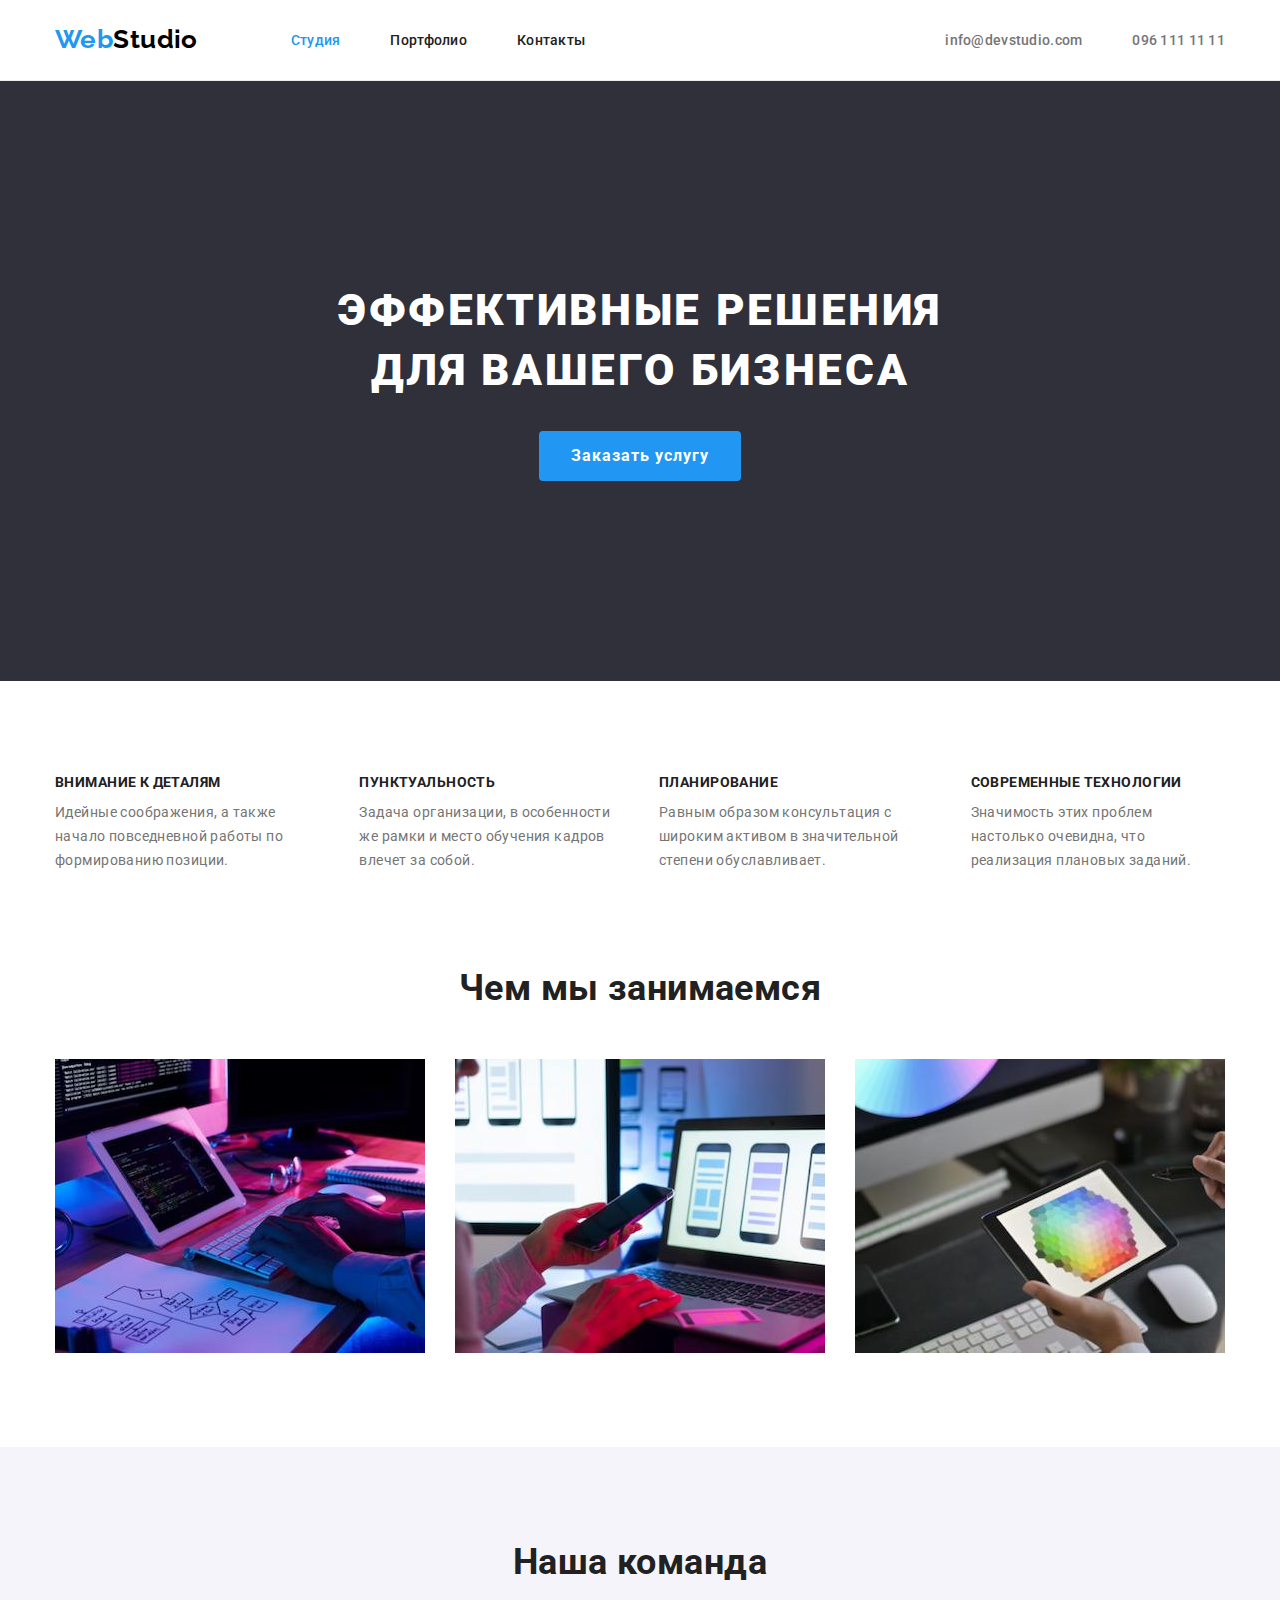
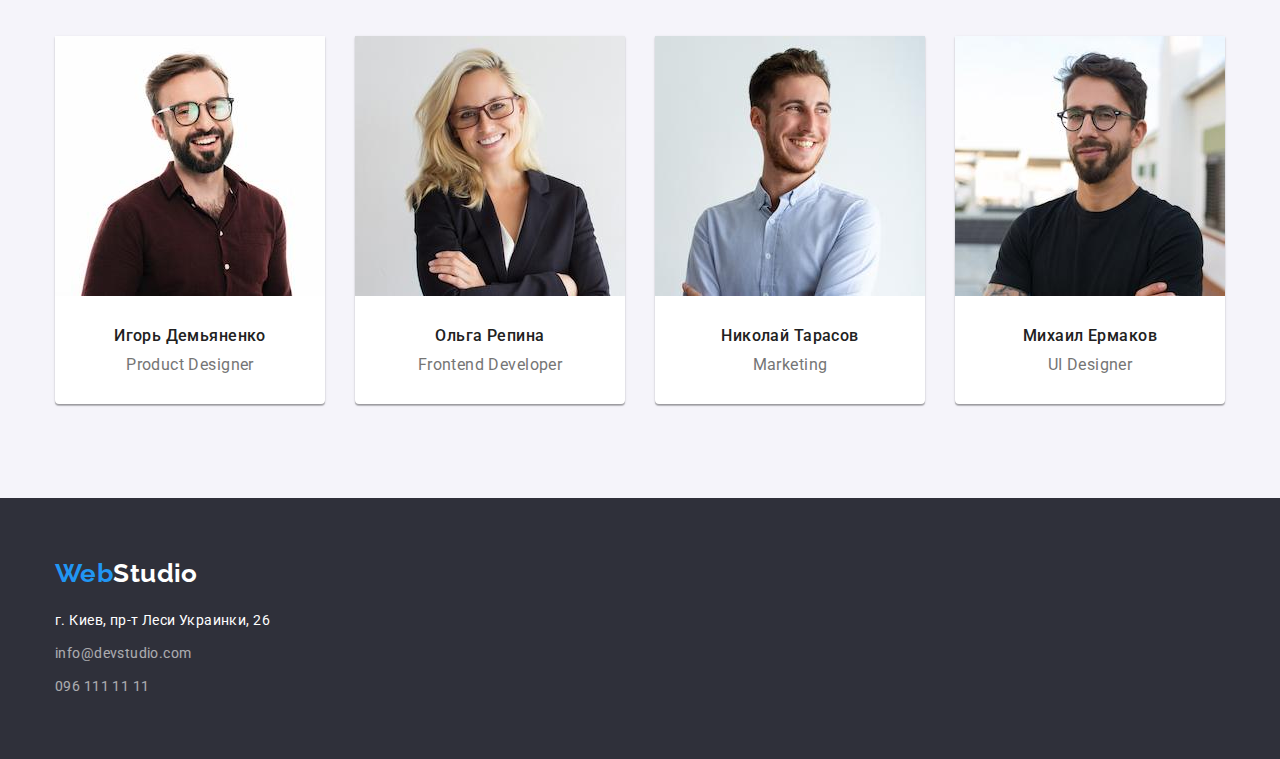
<file: index.html>
<!DOCTYPE html>
<html lang="ru">
<head>
    <meta charset="UTF-8">
    <meta http-equiv="X-UA-Compatible" content="IE=edge">
    <meta name="viewport" content="width=device-width, initial-scale=1.0">
    <link rel="preconnect" href="https://fonts.googleapis.com">
    <link rel="preconnect" href="https://fonts.gstatic.com" crossorigin>
    <link href="https://fonts.googleapis.com/css2?family=Raleway:wght@700&family=Roboto:wght@400;500;700;900&display=swap"
        rel="stylesheet">
        <link rel="stylesheet" href="css/modern-normalize.css">
    <link rel="stylesheet" href="css/style.css">
    <title>Studio</title>
</head>
<body>
    <header class="header">
        <div class="header-content container list">
        <a class="logo" href="WebStudio"> Web<span class="logotwo">Studio</span> </a>
        <nav class="headernav">
            <ul class="list">
                <li class="headernavitem"><a href="index.html" class="activepage">Студия</a></li>
                <li class="headernavitem"><a href="portfolio.html" class="passivepage">Портфолио</a></li>
                <li><a href="" class="passivepage">Контакты</a></li>
        </ul>
    </nav>
        <ul class="list headercontactlist">
            <li><a href="mailto:info@devstudio.com" class="headermail">info@devstudio.com</a></li>
            <li><a href="tel:0961111111" class="headerphone">096 111 11 11</a></li>
        </ul>
        </div>
    </header>
    <main>
        
        <section class="mainsection">
            <div class="container">
                <h1 class="head">
                    Эффективные решения <br> для вашего бизнеса
                </h1>
                <button class="buttonone" type="button">
                    Заказать услугу
                </button>
            </div>
        </section>
        <section class="details section">
            <div class="container">
                <h2 hidden>детали работы</h2>
                <ul class="detailslist list">
                    <li class="detailsitem">
                        <h3 class="detailshead">Внимание к деталям</h3>
                        <p class="detailstext">Идейные соображения, а также начало повседневной работы по формированию позиции.</p>
                    </li>
                    <li class="detailsitem">
                        <h3 class="detailshead">Пунктуальность</h3>
                        <p class="detailstext">Задача организации, в особенности же рамки и место обучения кадров влечет за собой.</p>
                    </li>
                    <li class="detailsitem">
                        <h3 class="detailshead">Планирование</h3>
                        <p class="detailstext">Равным образом консультация с широким активом в значительной степени обуславливает.</p>
                    </li>
                    <li class="detailsitem detailsitemlast">
                        <h3 class="detailshead">Современные технологии</h3>
                        <p class="detailstext">Значимость этих проблем настолько очевидна, что реализация плановых заданий.</p>
                    </li>
                </ul>
            </div>            
        </section>
        <section class="ourwork section">
            <div class="container">
                <h2 class="workhead">
                    Чем мы занимаемся
                </h2>
                <ul class="ourworklist list">
                    <li class="ourwokkitem"><img src="images/1.jpg" alt="notebook" width="370"></li>
                    <li class="ourwokkitem"><img src="images/2.jpg" alt="phone" width="370"></li>
                    <li class="ourwokkitem ourwokkitemlast"><img src="images/3.jpg" alt="tablet" width="370"></li>
                </ul>
            </div>            
        </section>
        <section class="team section">
            <div class="container">
                <h2 class="teamhead">
                    Наша команда
                </h2>
                <ul class="teamlist list">
                    <li class="teamitem">
                        <img src="images/id.jpg" alt="igor" width="270">
                        <h3 class="name">Игорь Демьяненко</h3>
                        <p lang="en" class="profession">Product Designer</p>
                    </li>
                    <li class="teamitem">
                        <img src="images/or.jpg" alt="olga" width="270">
                        <h3 class="name">Ольга Репина</h3>
                        <p lang="en" class="profession">Frontend Developer</p>
                    </li>
                    <li class="teamitem">
                        <img src="images/nt.jpg" alt="nikolai" width="270">
                        <h3 class="name">Николай Тарасов</h3>
                        <p lang="en" class="profession">Marketing</p>
                    </li>
                    <li class="teamitem teamitemlast">
                        <img src="images/me.jpg" alt="mihail" width="270">
                        <h3 class="name">Михаил Ермаков</h3>
                        <p lang="en" class="profession">UI Designer</p>
                    </li>
                </ul>
            </div>            
        </section>          
    </main>
    <footer class="footer">
        <div class="container">
        <a class="logo footerlogo" href="WebStudio"> Web<span class="logothree">Studio</span></a>
        <address>
            <ul>
                <li>
                    <p class="address">г. Киев, пр-т Леси Украинки, 26</p>
                </li>
                <li class="footermailitem"><a class="footermail" href="mailto:info@devstudio.com">info@devstudio.com</a></li>
                <li><a class="footerphone" href="tel:0961111111">096 111 11 11</a></li>
            </ul>
        </address>
        </div>
    </footer> 
</body>
</html>
</file>
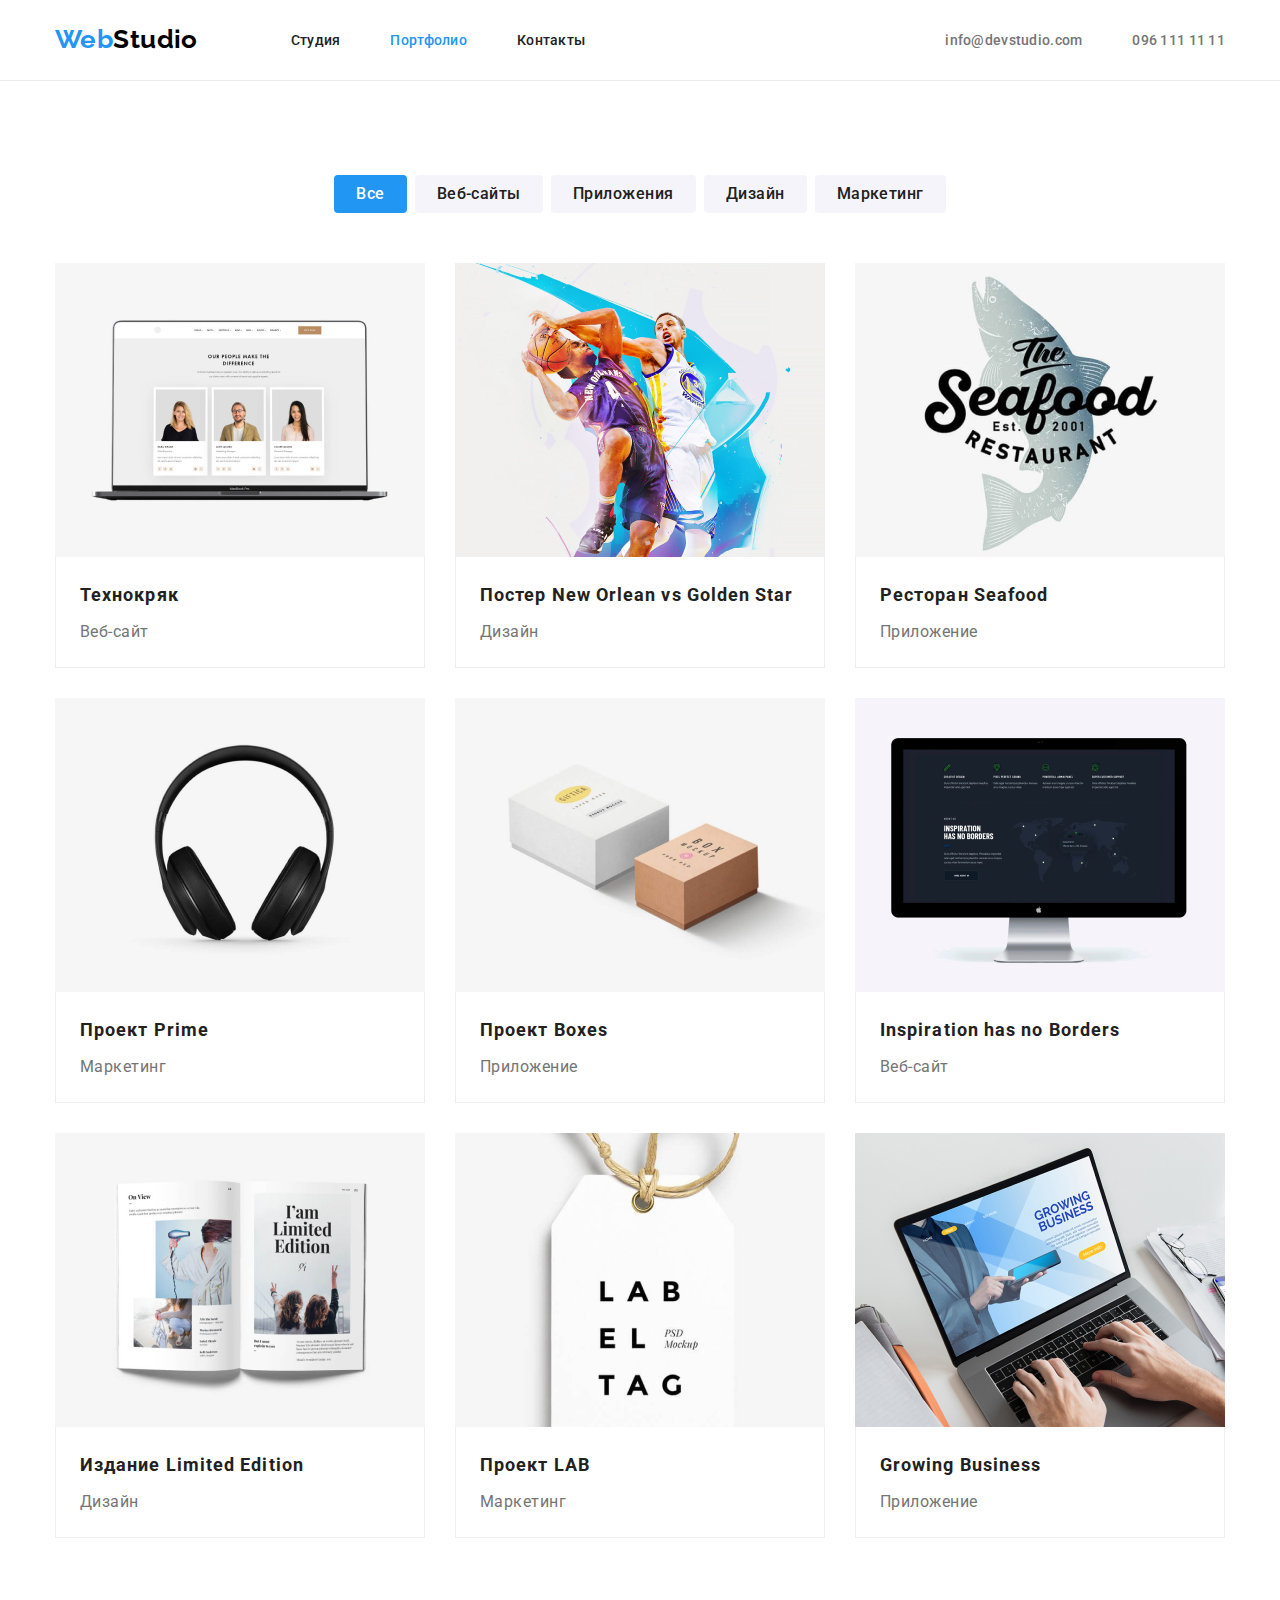
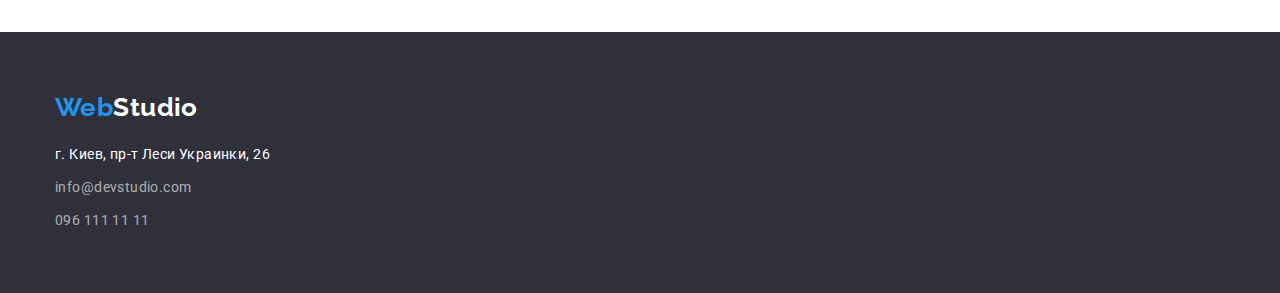
<file: portfolio.html>
<!DOCTYPE html>
<html lang="ru">
<head>
    <meta charset="UTF-8">
    <meta http-equiv="X-UA-Compatible" content="IE=edge">
    <meta name="viewport" content="width=device-width, initial-scale=1.0">
    <link rel="preconnect" href="https://fonts.googleapis.com">
    <link rel="preconnect" href="https://fonts.gstatic.com" crossorigin>
    <link href="https://fonts.googleapis.com/css2?family=Raleway:wght@700&family=Roboto:wght@400;500;700;900&display=swap"
        rel="stylesheet">
    <link rel="stylesheet" href="css/modern-normalize.css">
    <link rel="stylesheet" href="css/style.css">
    <title>portfolio</title>
</head>
<body>
    <header class="header">
        <div class="header-content container list">
            <a class="logo" href="WebStudio"> Web<span class="logotwo">Studio</span> </a>
            <nav class="headernav">
                <ul class="list">
                    <li class="headernavitem"><a href="index.html" class="passivepage">Студия</a></li>
                    <li class="headernavitem"><a href="portfolio.html" class="activepage">Портфолио</a></li>
                    <li><a href="" class="passivepage">Контакты</a></li>
                </ul>
            </nav>
            <ul class="list headercontactlist">
                <li><a href="mailto:info@devstudio.com" class="headermail">info@devstudio.com</a></li>
                <li><a href="tel:0961111111" class="headerphone">096 111 11 11</a></li>
            </ul>
        </div>
    </header>
    <main>
        <section class="section">
        <div class="container">
        <h1 class="visually-hidden">portfolio</h1>
        <ul class="portoliobtn list">
            <li class="portfoliobtnitem"><button type="button" class="activepbtn">Все</button></li>
            <li class="portfoliobtnitem"><button type="button" class="passivepbtn">Веб-сайты</button></li>
            <li class="portfoliobtnitem"><button type="button" class="passivepbtn">Приложения</button></li>
            <li class="portfoliobtnitem"><button type="button" class="passivepbtn">Дизайн</button></li>
            <li class="portfoliobtnitem portfoliobtnitemlast"><button type="button" class="passivepbtn">Маркетинг</button></li>
        </ul>
        <ul class="portfolioall">
            <li class="portfolioallitem">
                <a href=""  class="allitemmenu">
                    <img src="images2/1.jpg" alt="" width="370">
                    <div class="alltextsection"><h2 class="allhead">Технокряк</h2>
                    <p class="alltext">Веб-сайт</p>
                </div>                    
                </a>
            </li>
            <li class="portfolioallitem">
                <a href="" class="allitemmenu">
                    <img src="images2/2.jpg" alt="" width="370">
                    <div class="alltextsection">
                        <h2 class="allhead">Постер New Orlean vs Golden Star</h2>
                        <p class="alltext">Дизайн</p>
                    </div>                    
                </a>
            </li>
            <li class="portfolioallitem">
                <a href="" class="allitemmenu">
                    <img src="images2/3.jpg" alt="" width="370">
                    <div class="alltextsection">
                        <h2 class="allhead">Ресторан Seafood</h2>
                        <p class="alltext">Приложение</p>
                    </div>                    
                </a>
            </li>
            <li class="portfolioallitem">
                <a href="" class="allitemmenu">
                    <img src="images2/4.jpg" alt="" width="370">
                    <div class="alltextsection">
                        <h2 class="allhead">Проект Prime</h2>
                        <p class="alltext" >Маркетинг</p>
                    </div>                    
                </a>
            </li>
            <li class="portfolioallitem">
                <a href="" class="allitemmenu">
                    <img src="images2/5.jpg" alt="" width="370">
                    <div class="alltextsection">
                        <h2 class="allhead">Проект Boxes</h2>
                        <p class="alltext">Приложение</p>
                    </div>                    
                </a>
            </li>
            <li class="portfolioallitem">
                <a href="" class="allitemmenu">
                    <img src="images2/6.jpg" alt="" width="370">
                    <div class="alltextsection">
                        <h2 class="allhead">Inspiration has no Borders</h2>
                        <p class="alltext">Веб-сайт</p>
                    </div>                    
                </a>
            </li>
            <li class="portfolioallitem">
                <a href="" class="allitemmenu">
                    <img src="images2/7.jpg" alt="" width="370">
                    <div class="alltextsection">
                        <h2 class="allhead">Издание Limited Edition</h2>
                        <p class="alltext">Дизайн</p>
                    </div>                    
                </a>
            </li>
            <li class="portfolioallitem">
                <a href="" class="allitemmenu">
                    <img src="images2/8.jpg" alt="" width="370">
                    <div class="alltextsection">
                        <h2 class="allhead">Проект LAB</h2>
                        <p class="alltext">Маркетинг</p>
                </div>                    
                </a>
            </li>
            <li class="portfolioallitem">
                <a href="" class="allitemmenu">
                    <img src="images2/9.jpg" alt="" width="370">
                    <div class="alltextsection">
                        <h2 class="allhead">Growing Business</h2>
                        <p class="alltext">Приложение</p>
                    </div>                    
                </a>
            </li>
        </ul>
        </div>
        </section>
    </main>
    <footer class="footer">
        <div class="container">
            <a class="logo footerlogo" href="WebStudio"> Web<span class="logothree">Studio</span></a>
            <address>
                <ul>
                    <li>
                        <p class="address">г. Киев, пр-т Леси Украинки, 26</p>
                    </li>
                    <li class="footermailitem"><a class="footermail" href="mailto:info@devstudio.com">info@devstudio.com</a>
                    </li>
                    <li><a class="footerphone" href="tel:0961111111">096 111 11 11</a></li>
                </ul>
            </address>
        </div>
    </footer>
    
</body>
</html>
</file>
<file: css/style.css>
:root {
    --maincolor: #fff;
    --headcolor: #212121;
    --logocolor: #000;
    --textcolorone: #757575;
    --activecolor: #2196F3;
    --activebtn:#188CE8;
    --bgcolorone: #2F303A;
    --bgcolortwo: #F5F4FA;
    --border-color:#ECECEC;
    --border-color-two: #EEEEEE;
}
body {
    font-family: 'Roboto', sans-serif;
    color: var(--maincolor);
    font-size: 14px;
    letter-spacing: 0.03em;
    background-color: var(--maincolor);
}
ul{
    list-style: none;
}
a{
    text-decoration: none;
    font-style: normal;
}
h1, h2, h3, h4, h5, h6, ul, p{
    padding: 0;
    margin: 0;

}
button{
    cursor: pointer;
}
img{
    width: 100%;
    height: auto;
    display: block;
}
.container{
    width: 1200px;
    margin-left: auto;
    margin-right: auto;
    padding-left: 15px;
    padding-right: 15px;
}
.section{
    padding-top: 94px;
    padding-bottom: 94px;
}
.list{
    display: flex;
}
.visually-hidden {
    position: absolute;
    width: 1px;
    height: 1px;
    margin: -1px;
    border: 0;
    padding: 0;

    white-space: nowrap;
    clip-path: inset(100%);
    clip: rect(0 0 0 0);
    overflow: hidden;
}

/*------------------------HEADER-----------*/

.header {
    align-items: center;
    justify-content: space-between;
    border-bottom: 1px solid var(--border-color);
}
.header-content {
    align-items: center;
    height: 80px;
}
.logo {
    font-family: 'Raleway';
font-weight: 700;
font-size: 26px;
line-height: 1.19;
color: var(--activecolor);
text-decoration: none;
margin-right: 93px;
padding-top: 24px;
padding-bottom: 25px;
}
.headernav {
    align-items: center;
}
.headernavitem{
    margin-right: 50px;
}
.logotwo {
    color: var(--logocolor);
}
.activepage {
    font-weight: 500;
    line-height: 1.14;
    letter-spacing: 0.02em;
    color: var(--activecolor);
    text-decoration: none;
    padding-top: 32px;
    padding-bottom: 32px;
}
.passivepage {
        font-weight: 500;
        line-height: 1.14;
        letter-spacing: 0.02em;
        color: var(--headcolor);
        text-decoration: none;
        padding-top: 32px;
        padding-bottom: 32px;
}
.headercontactlist{
    margin-left: auto;
}
.headermail,
.headerphone {
    font-weight: 500;
    line-height: 1.14;
    letter-spacing: 0.02em;
    color: var(--textcolorone);
    padding-top: 32px;
    padding-bottom: 32px;

}
.headermail{
    margin-right: 50px;
}
.headermail:hover,
.headerphone:hover, .headermail:focus,
.headerphone:focus {
    color: var(--activecolor);
}

/*-----------------------FOOTER----------------------*/

.footer {
    background-color: var(--bgcolorone);
    padding-top: 60px;
    padding-bottom: 60px;
}
.logothree {
    color: var(--maincolor);

}
.footerlogo{
    padding: 0;
}
.address {
    line-height: 1.71;
    color: var(--maincolor);
    font-style: normal;
    margin-top: 20px;
    margin-bottom: 9px;
}
.footermailitem{
    margin-bottom: 9px;
}
.footermail, 
.footerphone {
    font-weight: 400;
    line-height: 1.71;
    color: var(--maincolor);
    opacity: 0.6;
}
.footermail:hover,
.footerphone:hover, 
.footermail:focus,
.footerphone:focus {
    color: var(--activecolor);
}

/*-----------------------------MAIN SEECTION---------------*/

.mainsection {
    background-color: var(--bgcolorone);
    padding-top: 200px;
    padding-bottom: 200px;
    text-align: center;
}
.head {
    font-weight: 900;
    font-size: 44px;
    line-height: 1.36;
    text-align: center;
    letter-spacing: 0.06em;
    text-transform: uppercase;
    color: var(--maincolor);
    margin-bottom: 30px;
}
.buttonone {
    font-family: 'Roboto';
    font-weight: 700;
    font-size: 16px;
    line-height: 1.88;    
    display: flex;
    align-items: center;
    text-align: center;
    letter-spacing: 0.06em;
    background-color: var(--activecolor);
    color: var(--maincolor);
    padding: 10px 32px;
    border-radius: 4px;
    margin-left: auto;
    margin-right: auto;
    border: none;
}
.buttonone:hover,
.buttonone:focus{
background-color: var(--activebtn);
}

/*-----------------------DETAILS-------------------------*/

.details {


}
.detailslist {

}
.detailsitem {
    margin-right: 30px;

}
.detailsitemlast{
    margin-right: 0px;
}
.detailshead {
    font-weight: 700;
    line-height: 1.14;
    text-transform: uppercase;
    color: var(--headcolor);
    font-size: 14px;
    margin-bottom: 10px;
}
.detailstext {
    line-height: 1.71;
    color: var(--textcolorone);
}

/*-------------------------OUR WORK-----------------*/

.ourwork {
    padding-top: 0;
}
.workhead {
font-weight: 700;
font-size: 36px;
line-height: 1.17;
text-align: center;
color: var(--headcolor);
margin-bottom: 50px;
}
.ourworklist {
    text-align: center;
}
.ourwokkitem {
    margin-right: 30px;
}
.ourwokkitemlast {
    margin-right: 0;
}

/*----------------------------TEAM------------------*/

.team {
    background-color: var(--bgcolortwo);

}
.teamhead{
    font-weight: 700;
    font-size: 36px;
    line-height: 1.17;
    text-align: center;
    color: var(--headcolor);
    margin-bottom: 53px;
}
.teamlist{
    text-align: center;
}
.teamitem{
    background-color: var(--maincolor);
    box-shadow: 0px 1px 3px rgba(0, 0, 0, 0.12),
    0px 1px 1px rgba(0, 0, 0, 0.14),
    0px 2px 1px rgba(0, 0, 0, 0.2);
    border-radius: 0px 0px 4px 4px;
    margin-right: 30px;

}
.teamitemlast {
    margin-right: 0;
}
.name{
    font-family: 'Roboto';
    font-weight: 500;
    font-size: 16px;
    line-height: 1.19;
    text-align: center;
    color: var(--headcolor);
    margin-top: 30px;
    margin-bottom: 10px;
}
.profession{
    font-family: 'Roboto';
    font-weight: 400;
    font-size: 16px;
    line-height: 1.19;
    text-align: center;
    color: var(--textcolorone);
    margin-bottom: 30px;
}

/*------------------------PORTFOLIO---------------------------*/

.portoliobtn{
    justify-content: center;
    margin-left: auto;
    margin-right: auto;
    margin-bottom: 50px;
}
.portfoliobtnitem {
    margin-right: 8px;
}
.portfoliobtnitemlast {
    margin-right: 0;
}
.activepbtn{
    font-family: 'Roboto';
    font-weight: 500;
    font-size: 16px;
    line-height: 1.63;
    text-align: center;
    letter-spacing: 0.03em;
    color: var(--maincolor);
    background-color: var(--activecolor);
    padding: 6px 22px;
    border-radius: 4px;
    border: none;

}
.passivepbtn{
        font-family: 'Roboto';
        font-weight: 500;
        font-size: 16px;
        line-height: 1.63;
        text-align: center;
        letter-spacing: 0.03em;
        color: var(--headcolor);
        background-color: var(--bgcolortwo);
        padding: 6px 22px;
        border-radius: 4px;
        border: none;

}
.activepbtn:hover,.passivepbtn:hover,.passivepbtn:focus, .activepbtn:focus{
    background-color: var(--activecolor);
    color: var(--maincolor);

}
.portfolioall{
    display: flex;
    flex-wrap: wrap;
    margin-left: -30px;
    margin-top: -30px;

}
.portfolioallitem{
        margin-left: 30px;
        margin-top: 30px;

}
.allitemmenu{
    text-decoration: none;
}
.alltextsection {
    border-left: 1px solid var(--border-color-two);
    border-right: 1px solid var(--border-color-two);
    border-bottom: 1px solid var(--border-color-two);
    padding: 20px 24px;

}
.allhead{
    font-family: 'Roboto';
    font-weight: 700;
    font-size: 18px;
    line-height: 2;
    letter-spacing: 0.06em;
    color: var(--headcolor);
    margin-bottom: 4px;

}
.alltext{
    font-family: 'Roboto';
    font-weight: 400;
    font-size: 16px;
    line-height: 1.88;
    letter-spacing: 0.03em;
    color: var(--textcolorone);

}
</file>
